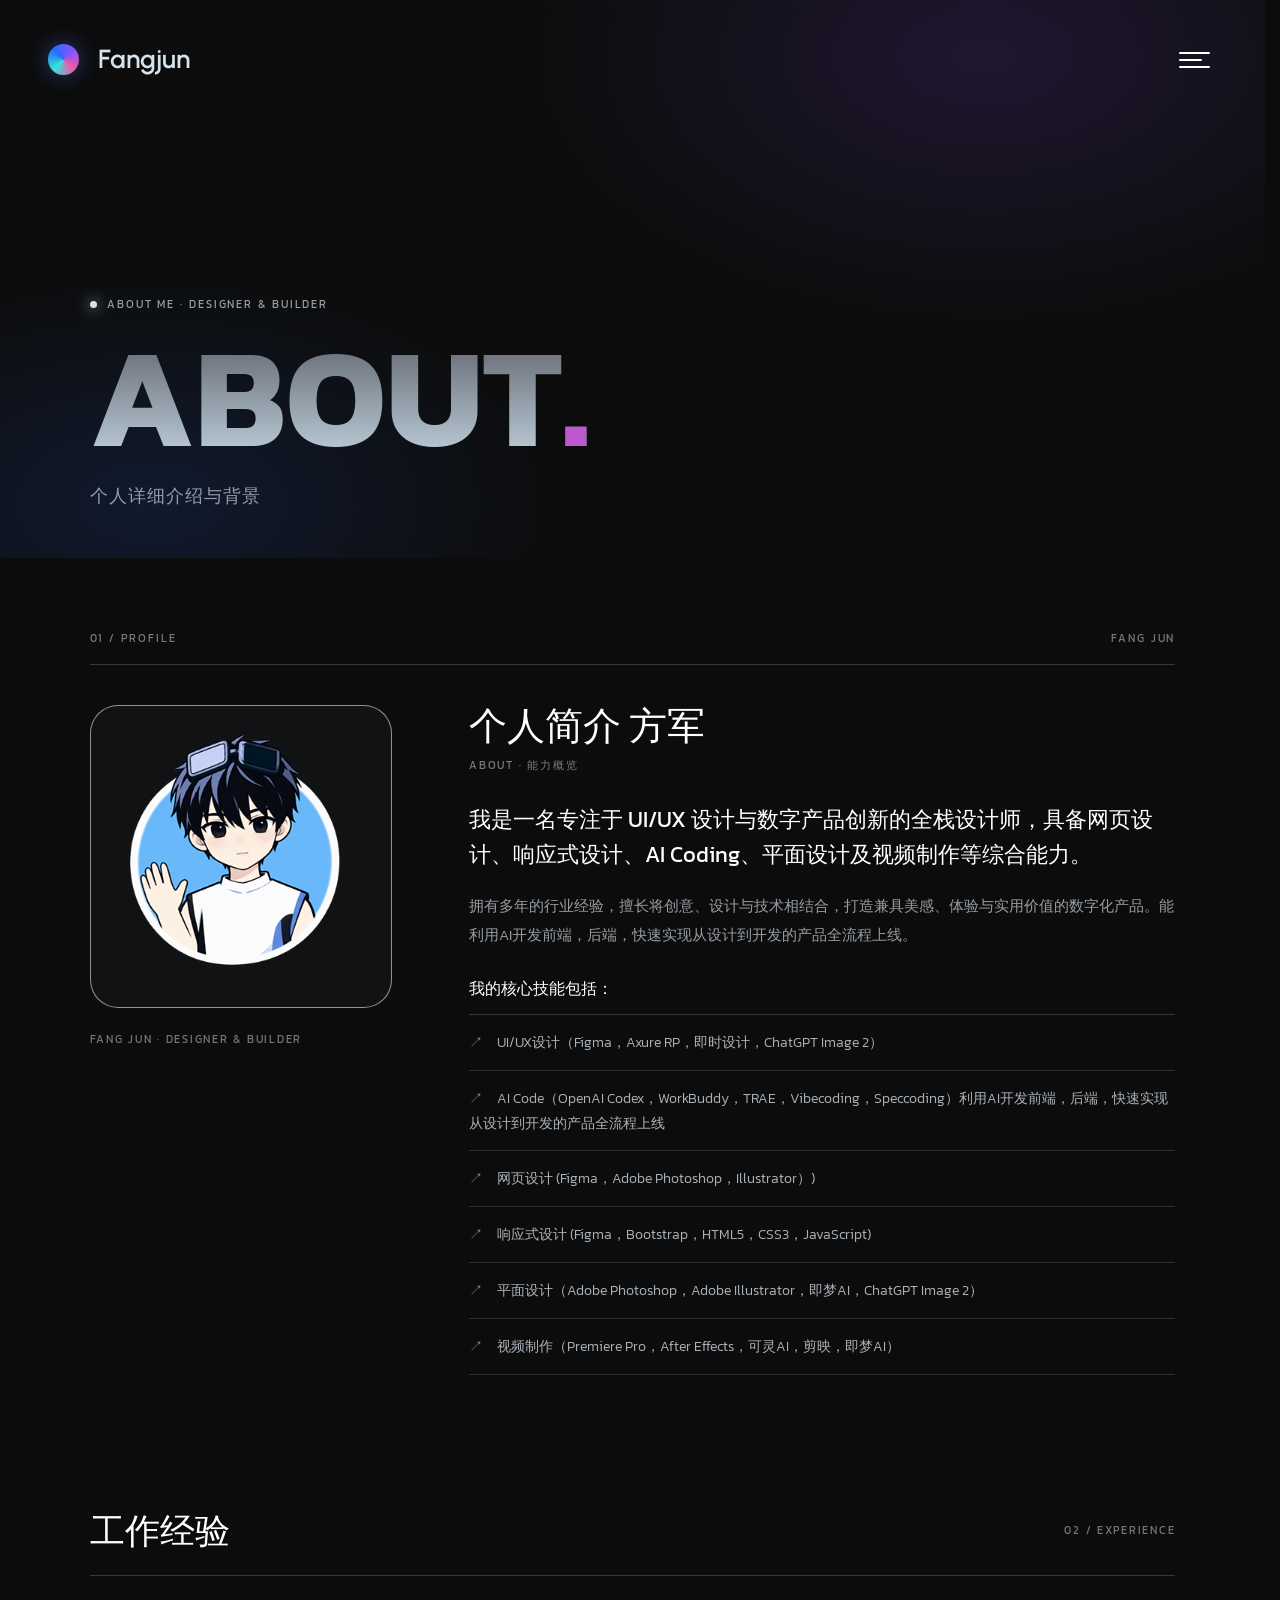
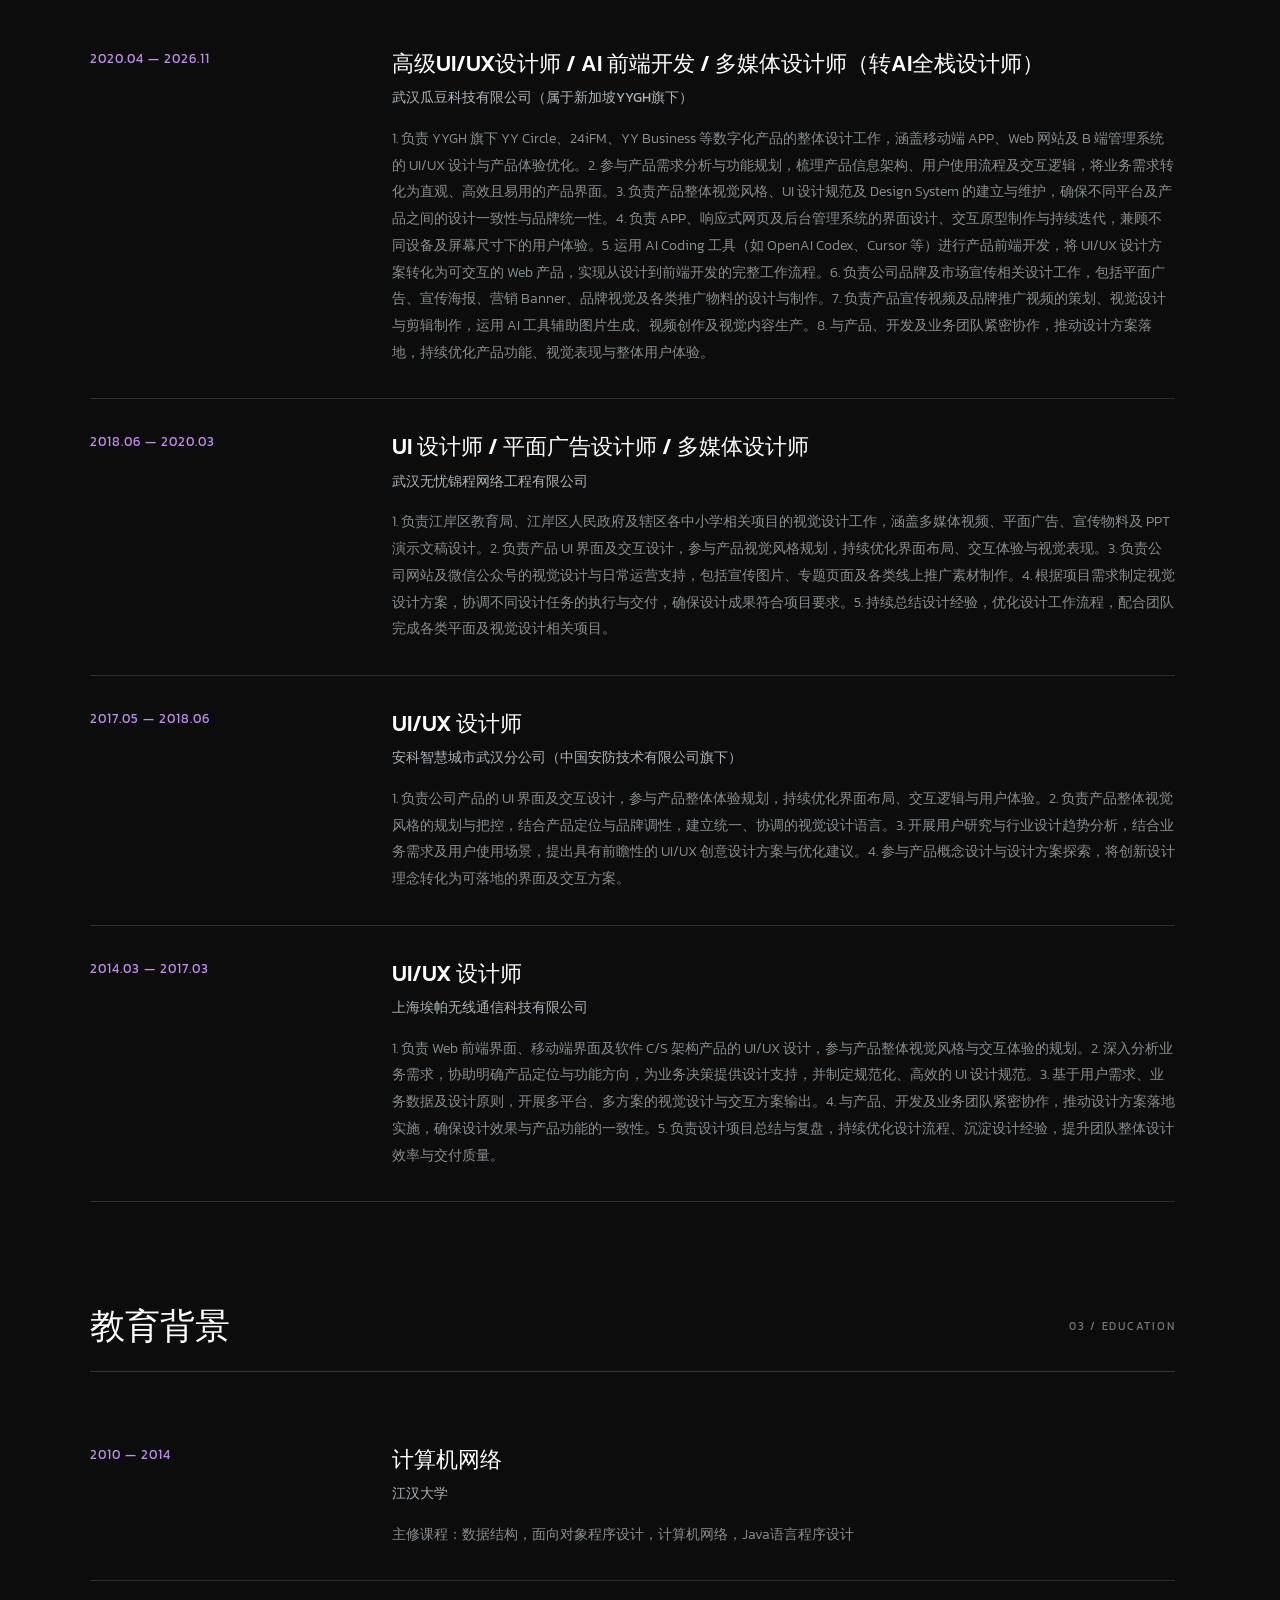
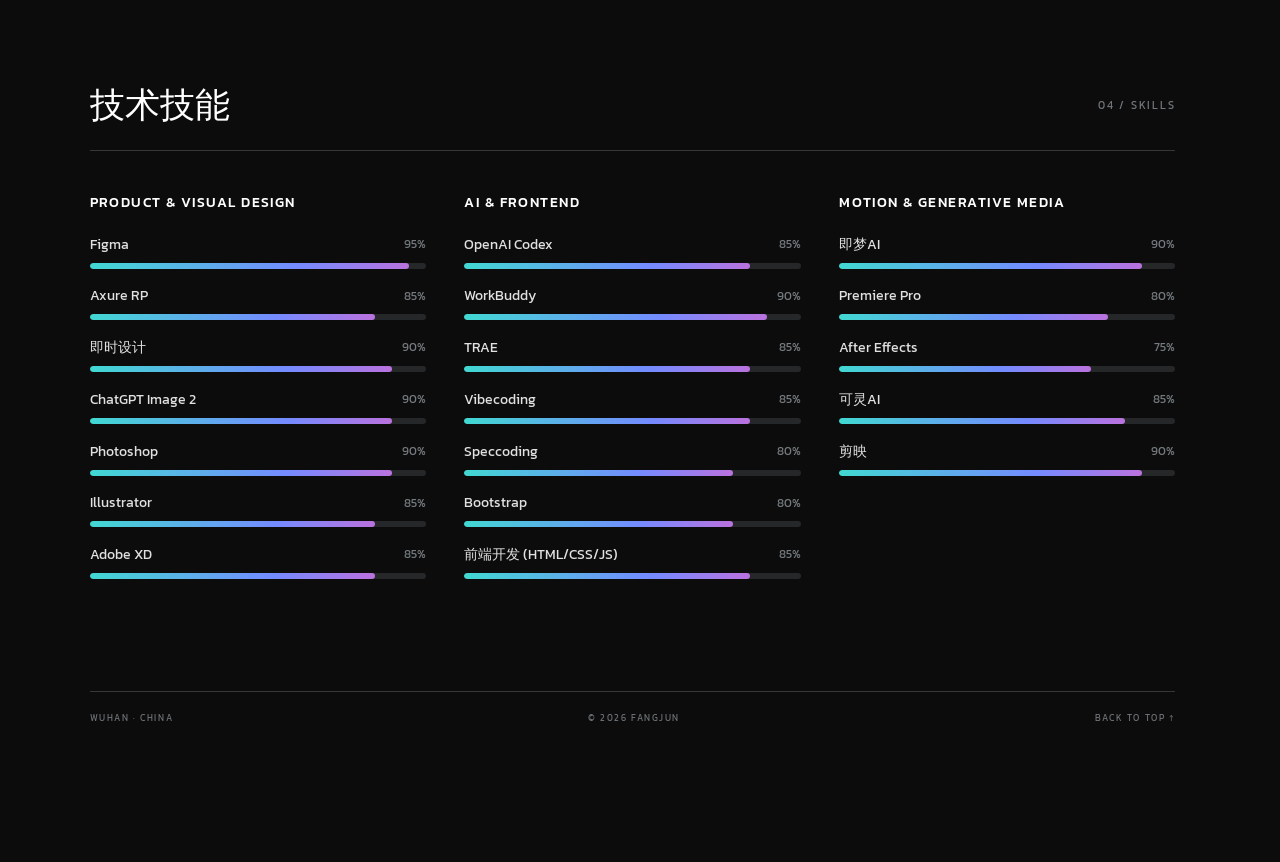
<file: about.html>
<!doctype html>
<html lang="zh-CN">
  <head>
    <meta charset="UTF-8" />
    <link rel="icon" type="image/png" href="assets/img/favicon.png" />
    <meta name="viewport" content="width=device-width, initial-scale=1.0" />
    <meta name="color-scheme" content="dark only" />
    <meta name="supported-color-schemes" content="dark" />
    <meta name="theme-color" content="#08090a" />
    <title>关于 — Fangjun</title>
    <link rel="stylesheet" href="assets/css/base.css" />
    <link rel="stylesheet" href="assets/css/about-profile.css" />
  </head>
  <body class="boot-splash-active">
  <div id="boot-splash" aria-busy="true" aria-live="polite" role="progressbar"
       aria-valuemin="0" aria-valuemax="100" aria-valuenow="0" aria-label="页面加载中">
    <div class="boot-splash-inner">
      <img class="boot-splash-logo" src="assets/img/logo.png" alt="Fangjun" width="200" height="59" />
      <div class="boot-splash-progress">
        <div class="boot-splash-bar" aria-hidden="true"><i></i></div>
        <p id="boot-splash-pct" class="boot-splash-pct">0%</p>
      </div>
    </div>
  </div>
  <main class="about-site">
    <section class="about-hero" id="top">
      <div class="hero-grid" aria-hidden="true"></div>
      <header class="listing-header-bar">
        <a class="listing-brand" href="index.html" aria-label="Fangjun 首页"><span class="brand-mark" aria-hidden="true"></span><span>Fangjun</span></a>
        <button class="cadet-menu-button" type="button" aria-label="打开导航菜单" aria-expanded="false" aria-controls="cadet-menu"><i></i><i></i><i></i></button>
        <nav class="cadet-menu" id="cadet-menu" aria-label="主导航">
          <a href="index.html">首页</a><a href="design.html">作品集</a><a href="about.html">关于</a><a href="index.html#contact">联系</a>
        </nav>
      </header>
      <div class="about-hero-copy">
        <p class="hero-kicker"><span aria-hidden="true"></span>ABOUT ME · DESIGNER & BUILDER</p>
        <h1 class="display-heading">About<span class="hero-period">.</span></h1>
        <p class="hero-subtitle">个人详细介绍与背景</p>
      </div>
    </section>

    <div class="about-body-wrap">
      <section class="profile-section">
        <div class="section-label"><span>01 / PROFILE</span><span>FANG JUN</span></div>
        <div class="profile-layout">
          <figure class="profile-figure">
            <img class="profile-avatar" src="assets/img/avatar.png" alt="方军个人照片">
            <figcaption class="profile-caption">Fang Jun · Designer & Builder</figcaption>
          </figure>
          <div class="profile-info">
            <h2>个人简介 方军</h2>
            <p class="eyebrow">About · 能力概览</p>
            <p class="profile-lead">我是一名专注于 UI/UX 设计与数字产品创新的全栈设计师，具备网页设计、响应式设计、AI Coding、平面设计及视频制作等综合能力。</p>
            <p class="profile-text">拥有多年的行业经验，擅长将创意、设计与技术相结合，打造兼具美感、体验与实用价值的数字化产品。能利用AI开发前端，后端，快速实现从设计到开发的产品全流程上线。</p>
            <p class="profile-text-label">我的核心技能包括：</p>
            <ul class="core-skills">
              <li>UI/UX设计（Figma，Axure RP，即时设计，ChatGPT Image 2）</li>
              <li>AI Code（OpenAI Codex，WorkBuddy，TRAE，Vibecoding，Speccoding）利用AI开发前端，后端，快速实现从设计到开发的产品全流程上线</li>
              <li>网页设计 (Figma，Adobe Photoshop，Illustrator）)</li>
              <li>响应式设计 (Figma，Bootstrap，HTML5，CSS3，JavaScript)</li>
              <li>平面设计（Adobe Photoshop，Adobe Illustrator，即梦AI，ChatGPT Image 2）</li>
              <li>视频制作（Premiere Pro，After Effects，可灵AI，剪映，即梦AI）</li>
            </ul>
          </div>
        </div>
      </section>

      <section class="content-block">
        <div class="block-head"><h2>工作经验</h2><span>02 / EXPERIENCE</span></div>
        <ul class="timeline">
          <li class="timeline-item">
            <div class="timeline-date">2020.04 — 2026.11</div>
            <div class="timeline-content">
              <h3>高级UI/UX设计师 / AI 前端开发 / 多媒体设计师（转AI全栈设计师）</h3>
              <p class="org">武汉瓜豆科技有限公司（属于新加坡YYGH旗下）</p>
              <p class="detail">1. 负责 YYGH 旗下 YY Circle、24iFM、YY Business 等数字化产品的整体设计工作，涵盖移动端 APP、Web 网站及 B 端管理系统的 UI/UX 设计与产品体验优化。2. 参与产品需求分析与功能规划，梳理产品信息架构、用户使用流程及交互逻辑，将业务需求转化为直观、高效且易用的产品界面。3. 负责产品整体视觉风格、UI 设计规范及 Design System 的建立与维护，确保不同平台及产品之间的设计一致性与品牌统一性。4. 负责 APP、响应式网页及后台管理系统的界面设计、交互原型制作与持续迭代，兼顾不同设备及屏幕尺寸下的用户体验。5. 运用 AI Coding 工具（如 OpenAI Codex、Cursor 等）进行产品前端开发，将 UI/UX 设计方案转化为可交互的 Web 产品，实现从设计到前端开发的完整工作流程。6. 负责公司品牌及市场宣传相关设计工作，包括平面广告、宣传海报、营销 Banner、品牌视觉及各类推广物料的设计与制作。7. 负责产品宣传视频及品牌推广视频的策划、视觉设计与剪辑制作，运用 AI 工具辅助图片生成、视频创作及视觉内容生产。8. 与产品、开发及业务团队紧密协作，推动设计方案落地，持续优化产品功能、视觉表现与整体用户体验。</p>
            </div>
          </li>
          <li class="timeline-item">
            <div class="timeline-date">2018.06 — 2020.03</div>
            <div class="timeline-content">
              <h3>UI 设计师 / 平面广告设计师 / 多媒体设计师</h3>
              <p class="org">武汉无忧锦程网络工程有限公司</p>
              <p class="detail">1. 负责江岸区教育局、江岸区人民政府及辖区各中小学相关项目的视觉设计工作，涵盖多媒体视频、平面广告、宣传物料及 PPT 演示文稿设计。2. 负责产品 UI 界面及交互设计，参与产品视觉风格规划，持续优化界面布局、交互体验与视觉表现。3. 负责公司网站及微信公众号的视觉设计与日常运营支持，包括宣传图片、专题页面及各类线上推广素材制作。4. 根据项目需求制定视觉设计方案，协调不同设计任务的执行与交付，确保设计成果符合项目要求。5. 持续总结设计经验，优化设计工作流程，配合团队完成各类平面及视觉设计相关项目。</p>
            </div>
          </li>
          <li class="timeline-item">
            <div class="timeline-date">2017.05 — 2018.06</div>
            <div class="timeline-content">
              <h3>UI/UX 设计师</h3>
              <p class="org">安科智慧城市武汉分公司（中国安防技术有限公司旗下）</p>
              <p class="detail">1. 负责公司产品的 UI 界面及交互设计，参与产品整体体验规划，持续优化界面布局、交互逻辑与用户体验。2. 负责产品整体视觉风格的规划与把控，结合产品定位与品牌调性，建立统一、协调的视觉设计语言。3. 开展用户研究与行业设计趋势分析，结合业务需求及用户使用场景，提出具有前瞻性的 UI/UX 创意设计方案与优化建议。4. 参与产品概念设计与设计方案探索，将创新设计理念转化为可落地的界面及交互方案。</p>
            </div>
          </li>
          <li class="timeline-item">
            <div class="timeline-date">2014.03 — 2017.03</div>
            <div class="timeline-content">
              <h3>UI/UX 设计师</h3>
              <p class="org">上海埃帕无线通信科技有限公司</p>
              <p class="detail">1. 负责 Web 前端界面、移动端界面及软件 C/S 架构产品的 UI/UX 设计，参与产品整体视觉风格与交互体验的规划。2. 深入分析业务需求，协助明确产品定位与功能方向，为业务决策提供设计支持，并制定规范化、高效的 UI 设计规范。3. 基于用户需求、业务数据及设计原则，开展多平台、多方案的视觉设计与交互方案输出。4. 与产品、开发及业务团队紧密协作，推动设计方案落地实施，确保设计效果与产品功能的一致性。5. 负责设计项目总结与复盘，持续优化设计流程、沉淀设计经验，提升团队整体设计效率与交付质量。</p>
            </div>
          </li>
        </ul>
      </section>

      <section class="content-block">
        <div class="block-head"><h2>教育背景</h2><span>03 / EDUCATION</span></div>
        <ul class="timeline">
          <li class="timeline-item">
            <div class="timeline-date">2010 — 2014</div>
            <div class="timeline-content">
              <h3>计算机网络</h3>
              <p class="org">江汉大学</p>
              <p class="detail">主修课程：数据结构，面向对象程序设计，计算机网络，Java语言程序设计</p>
            </div>
          </li>
        </ul>
      </section>

      <section class="content-block">
        <div class="block-head"><h2>技术技能</h2><span>04 / SKILLS</span></div>
        <div class="skills-grid">
          <div class="skill-category">
            <h3>PRODUCT & VISUAL DESIGN</h3>
            <div class="skill-bar"><div class="skill-name"><span>Figma</span><span class="skill-percentage">95%</span></div><div class="skill-progress"><div class="progress-fill" style="width:95%"></div></div></div>
            <div class="skill-bar"><div class="skill-name"><span>Axure RP</span><span class="skill-percentage">85%</span></div><div class="skill-progress"><div class="progress-fill" style="width:85%"></div></div></div>
            <div class="skill-bar"><div class="skill-name"><span>即时设计</span><span class="skill-percentage">90%</span></div><div class="skill-progress"><div class="progress-fill" style="width:90%"></div></div></div>
            <div class="skill-bar"><div class="skill-name"><span>ChatGPT Image 2</span><span class="skill-percentage">90%</span></div><div class="skill-progress"><div class="progress-fill" style="width:90%"></div></div></div>
            <div class="skill-bar"><div class="skill-name"><span>Photoshop</span><span class="skill-percentage">90%</span></div><div class="skill-progress"><div class="progress-fill" style="width:90%"></div></div></div>
            <div class="skill-bar"><div class="skill-name"><span>Illustrator</span><span class="skill-percentage">85%</span></div><div class="skill-progress"><div class="progress-fill" style="width:85%"></div></div></div>
            <div class="skill-bar"><div class="skill-name"><span>Adobe XD</span><span class="skill-percentage">85%</span></div><div class="skill-progress"><div class="progress-fill" style="width:85%"></div></div></div>
          </div>
          <div class="skill-category">
            <h3>AI & FRONTEND</h3>
            <div class="skill-bar"><div class="skill-name"><span>OpenAI Codex</span><span class="skill-percentage">85%</span></div><div class="skill-progress"><div class="progress-fill" style="width:85%"></div></div></div>
            <div class="skill-bar"><div class="skill-name"><span>WorkBuddy</span><span class="skill-percentage">90%</span></div><div class="skill-progress"><div class="progress-fill" style="width:90%"></div></div></div>
            <div class="skill-bar"><div class="skill-name"><span>TRAE</span><span class="skill-percentage">85%</span></div><div class="skill-progress"><div class="progress-fill" style="width:85%"></div></div></div>
            <div class="skill-bar"><div class="skill-name"><span>Vibecoding</span><span class="skill-percentage">85%</span></div><div class="skill-progress"><div class="progress-fill" style="width:85%"></div></div></div>
            <div class="skill-bar"><div class="skill-name"><span>Speccoding</span><span class="skill-percentage">80%</span></div><div class="skill-progress"><div class="progress-fill" style="width:80%"></div></div></div>
            <div class="skill-bar"><div class="skill-name"><span>Bootstrap</span><span class="skill-percentage">80%</span></div><div class="skill-progress"><div class="progress-fill" style="width:80%"></div></div></div>
            <div class="skill-bar"><div class="skill-name"><span>前端开发 (HTML/CSS/JS)</span><span class="skill-percentage">85%</span></div><div class="skill-progress"><div class="progress-fill" style="width:85%"></div></div></div>
          </div>
          <div class="skill-category">
            <h3>MOTION & GENERATIVE MEDIA</h3>
            <div class="skill-bar"><div class="skill-name"><span>即梦AI</span><span class="skill-percentage">90%</span></div><div class="skill-progress"><div class="progress-fill" style="width:90%"></div></div></div>
            <div class="skill-bar"><div class="skill-name"><span>Premiere Pro</span><span class="skill-percentage">80%</span></div><div class="skill-progress"><div class="progress-fill" style="width:80%"></div></div></div>
            <div class="skill-bar"><div class="skill-name"><span>After Effects</span><span class="skill-percentage">75%</span></div><div class="skill-progress"><div class="progress-fill" style="width:75%"></div></div></div>
            <div class="skill-bar"><div class="skill-name"><span>可灵AI</span><span class="skill-percentage">85%</span></div><div class="skill-progress"><div class="progress-fill" style="width:85%"></div></div></div>
            <div class="skill-bar"><div class="skill-name"><span>剪映</span><span class="skill-percentage">90%</span></div><div class="skill-progress"><div class="progress-fill" style="width:90%"></div></div></div>
          </div>
        </div>
      </section>

      <footer class="about-footer">
        <span>WUHAN · CHINA</span>
        <span>© 2026 FANGJUN</span>
        <a href="#top">BACK TO TOP ↑</a>
      </footer>
    </div>
  </main>
  <script src="assets/js/site.js"></script>
  <script>
    (function () {
      var btn = document.querySelector('.cadet-menu-button');
      var menu = document.getElementById('cadet-menu');
      if (!btn || !menu) return;
      btn.addEventListener('click', function () {
        var isOpen = btn.getAttribute('aria-expanded') !== 'true';
        btn.setAttribute('aria-expanded', String(isOpen));
        btn.setAttribute('aria-label', isOpen ? '关闭导航菜单' : '打开导航菜单');
        menu.classList.toggle('is-open', isOpen);
      });
      menu.addEventListener('click', function (e) {
        if (!e.target.closest('a')) return;
        btn.setAttribute('aria-expanded', 'false');
        btn.setAttribute('aria-label', '打开导航菜单');
        menu.classList.remove('is-open');
      });
    })();
  </script>
  </body>
</html>
</file>
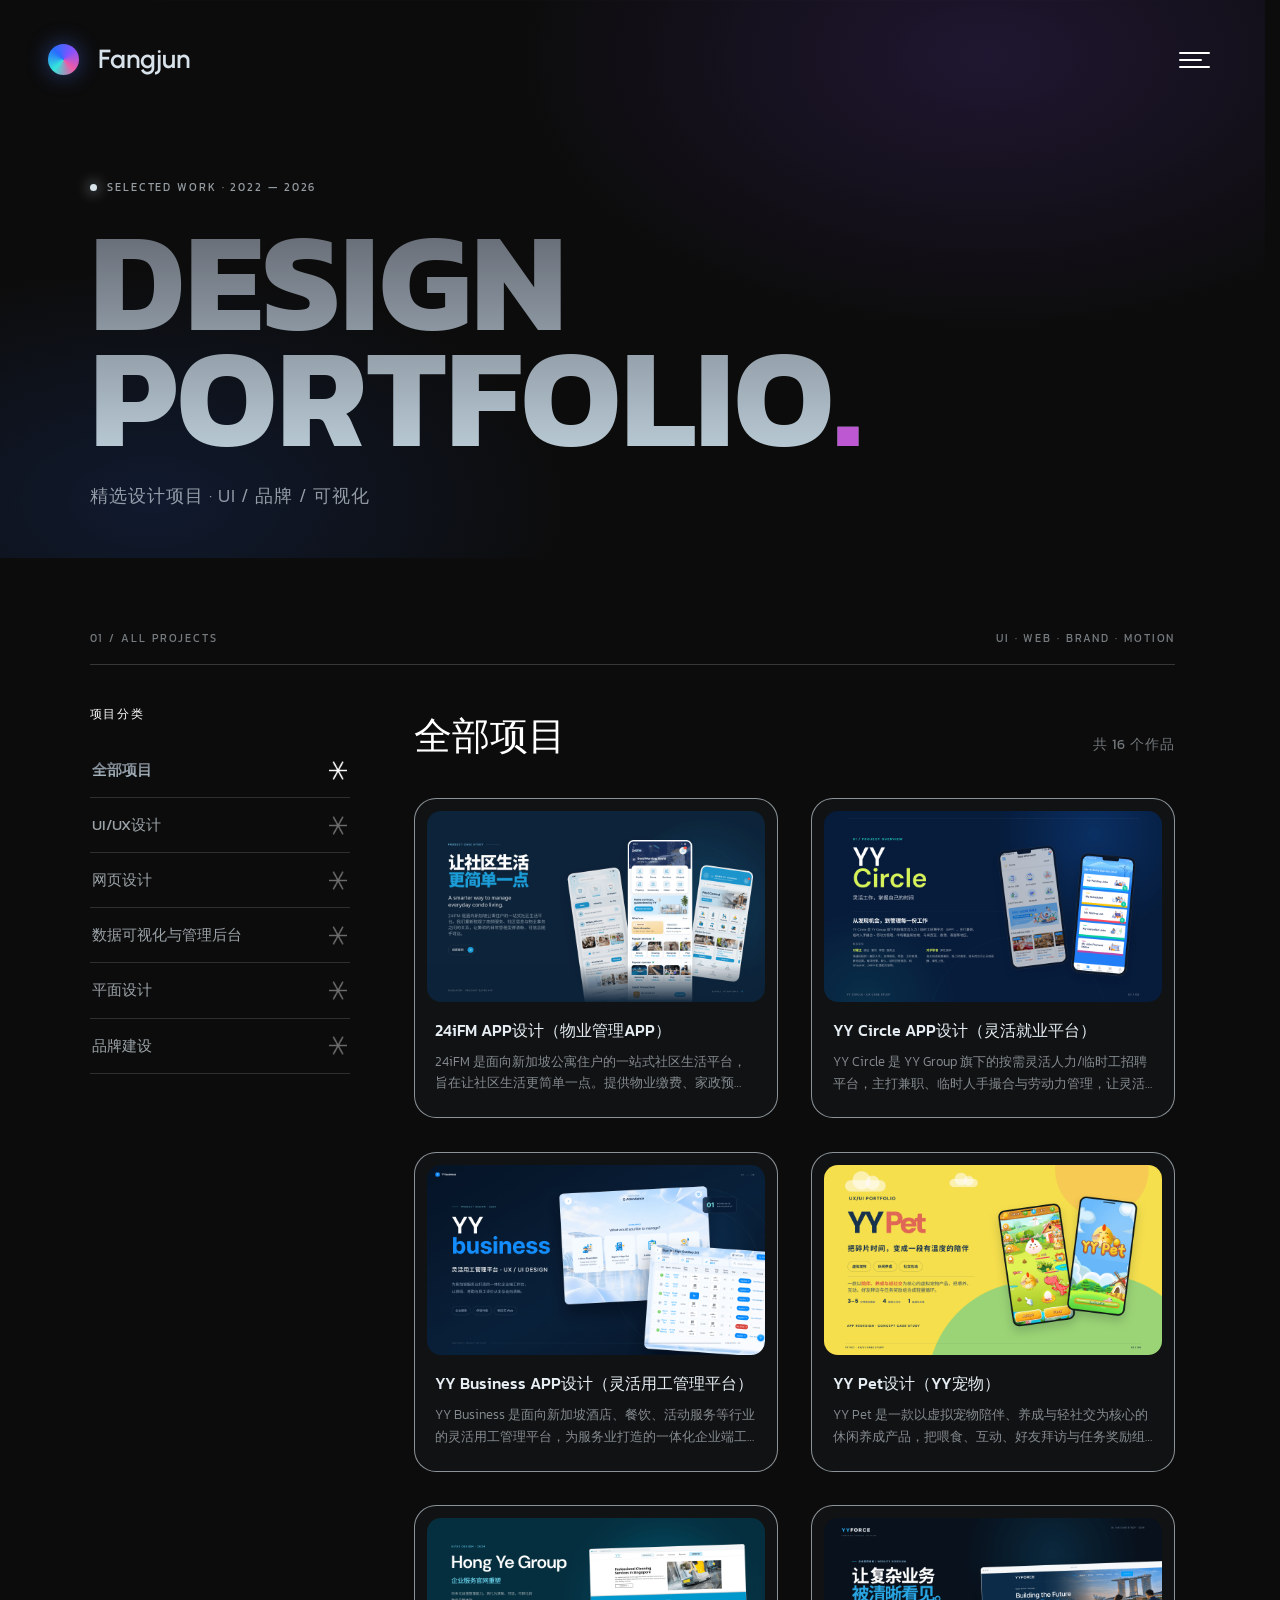
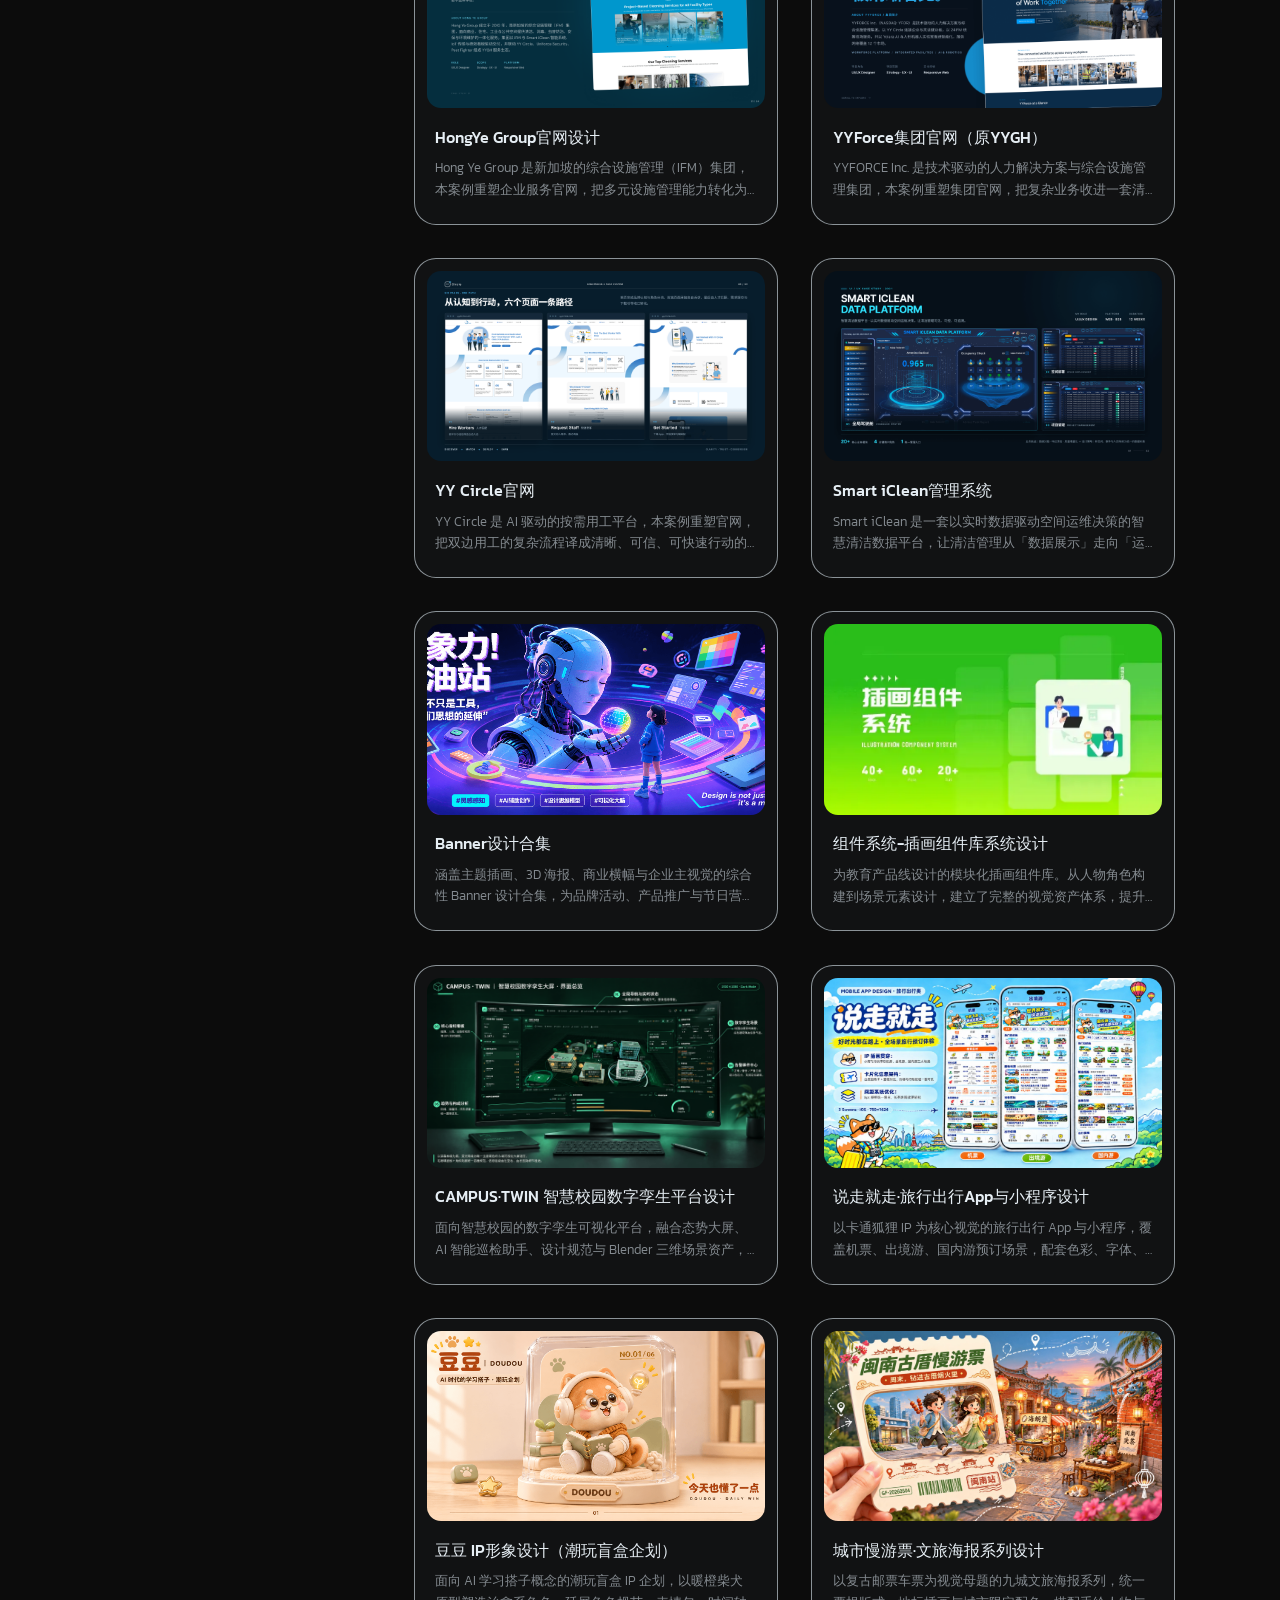
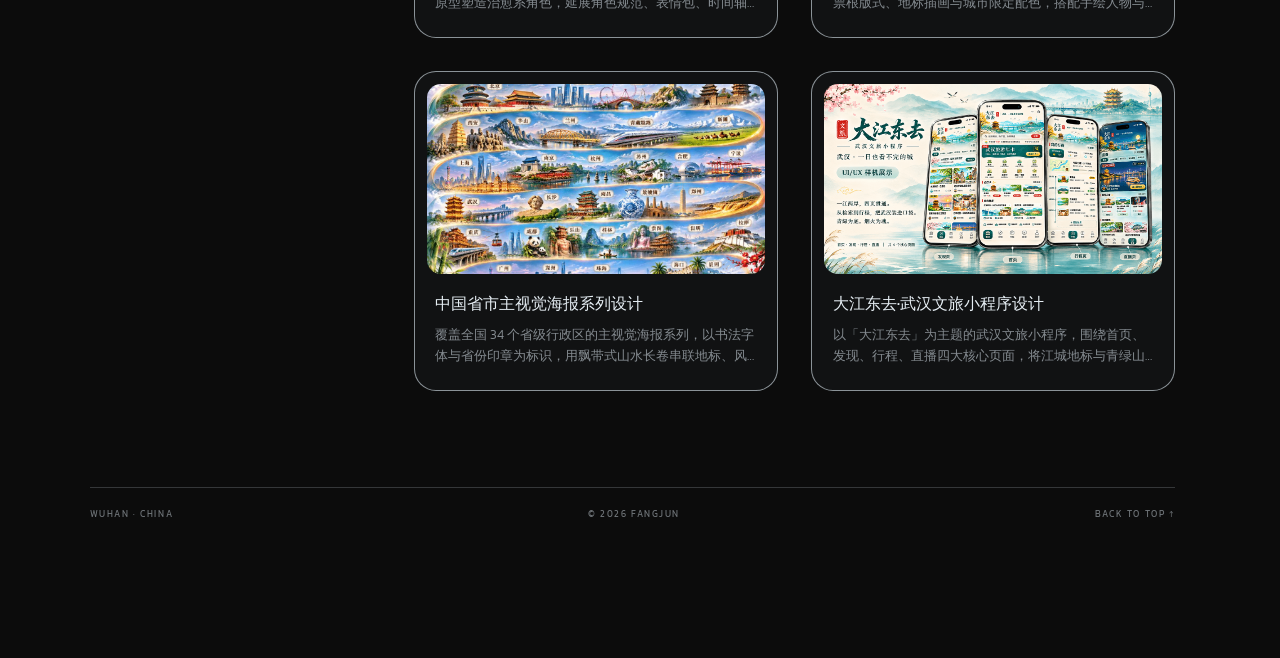
<file: design.html>
<!doctype html>
<html lang="zh-CN">
  <head>
    <meta charset="UTF-8" />
    <link rel="icon" type="image/png" href="assets/img/favicon.png" />
    <meta name="viewport" content="width=device-width, initial-scale=1.0" />
    <meta name="color-scheme" content="dark only" />
    <meta name="supported-color-schemes" content="dark" />
    <meta name="theme-color" content="#08090a" />
    <title>作品集 — Fangjun</title>
    <link rel="stylesheet" href="assets/css/base.css" />
    <link rel="stylesheet" href="assets/css/modal.css" />
    <link rel="stylesheet" href="assets/css/portfolio.css" />
  </head>
  <body class="boot-splash-active">
  <div id="boot-splash" aria-busy="true" aria-live="polite" role="progressbar"
       aria-valuemin="0" aria-valuemax="100" aria-valuenow="0" aria-label="页面加载中">
    <div class="boot-splash-inner">
      <img class="boot-splash-logo" src="assets/img/logo.png" alt="Fangjun" width="200" height="59" />
      <div class="boot-splash-progress">
        <div class="boot-splash-bar" aria-hidden="true"><i></i></div>
        <p id="boot-splash-pct" class="boot-splash-pct">0%</p>
      </div>
    </div>
  </div>
  <main class="listing-site">
    <section class="listing-hero" id="top">
      <div class="hero-grid" aria-hidden="true"></div>
      <header class="listing-header-bar">
        <a class="listing-brand" href="index.html" aria-label="Fangjun 首页"><span class="brand-mark" aria-hidden="true"></span><span>Fangjun</span></a>
        <button class="cadet-menu-button" type="button" aria-label="打开导航菜单" aria-expanded="false" aria-controls="cadet-menu"><i></i><i></i><i></i></button>
        <nav class="cadet-menu" id="cadet-menu" aria-label="主导航">
          <a href="index.html">首页</a><a href="design.html">作品集</a><a href="about.html">关于</a><a href="index.html#contact">联系</a>
        </nav>
      </header>
      <div class="listing-hero-copy">
        <p class="hero-kicker"><span aria-hidden="true"></span>SELECTED WORK · 2022 — 2026</p>
        <h1 class="display-heading">Design<br><span>Portfolio<span class="hero-period">.</span></span></h1>
        <p class="hero-subtitle">精选设计项目 · UI / 品牌 / 可视化</p>
      </div>
    </section>

    <section class="portfolio-body" id="works">
      <div class="section-label"><span>01 / ALL PROJECTS</span><span>UI · WEB · BRAND · MOTION</span></div>
      <div class="portfolio-layout">
        <aside class="listing-sidebar">
          <h2 class="sidebar-title">项目分类</h2>
          <nav class="category-nav" aria-label="项目分类">
            <button type="button" class="category-item active" data-category="">
              <span class="category-name">全部项目</span>
              <img class="category-mark" src="assets/img/star.png" alt="" aria-hidden="true">
            </button>
            <button type="button" class="category-item" data-category="ui">
              <span class="category-name">UI/UX设计</span>
              <img class="category-mark" src="assets/img/star.png" alt="" aria-hidden="true">
            </button>
            <button type="button" class="category-item" data-category="web">
              <span class="category-name">网页设计</span>
              <img class="category-mark" src="assets/img/star.png" alt="" aria-hidden="true">
            </button>
            <button type="button" class="category-item" data-category="admin-viz">
              <span class="category-name">数据可视化与管理后台</span>
              <img class="category-mark" src="assets/img/star.png" alt="" aria-hidden="true">
            </button>
            <button type="button" class="category-item" data-category="graphic">
              <span class="category-name">平面设计</span>
              <img class="category-mark" src="assets/img/star.png" alt="" aria-hidden="true">
            </button>
            <button type="button" class="category-item" data-category="11">
              <span class="category-name">品牌建设</span>
              <img class="category-mark" src="assets/img/star.png" alt="" aria-hidden="true">
            </button>
          </nav>
        </aside>

        <div class="listing-main">
          <header class="listing-header">
            <h1>全部项目</h1>
            <p class="listing-count">共 16 个作品</p>
          </header>
          <section class="works-grid">
            <article class="work-item" data-category="ui">
              <div class="work-item-body">
                <div class="work-cover"><img src="assets/works/24ifm-cover.png" alt="24iFM APP设计（物业管理APP）" loading="lazy"></div>
                <div class="work-meta">
                  <h3 class="work-name">24iFM APP设计（物业管理APP）</h3>
                  <p class="work-description">24iFM 是面向新加坡公寓住户的一站式社区生活平台，旨在让社区生活更简单一点。提供物业缴费、家政预约、社区公告与邻里互动等一站式服务。</p>
                </div>
              </div>
            </article>
            <article class="work-item" data-category="ui">
              <div class="work-item-body">
                <div class="work-cover"><img src="assets/works/yycircle-cover.png" alt="YY Circle APP设计（灵活就业平台）" loading="lazy"></div>
                <div class="work-meta">
                  <h3 class="work-name">YY Circle APP设计（灵活就业平台）</h3>
                  <p class="work-description">YY Circle 是 YY Group 旗下的按需灵活人力/临时工招聘平台，主打兼职、临时人手撮合与劳动力管理，让灵活就业者从发现机会到管理每一份工作都更轻松。</p>
                </div>
              </div>
            </article>
            <article class="work-item" data-category="ui">
              <div class="work-item-body">
                <div class="work-cover"><img src="assets/works/yybusiness-cover.png" alt="YY Business APP设计（灵活用工管理平台）" loading="lazy"></div>
                <div class="work-meta">
                  <h3 class="work-name">YY Business APP设计（灵活用工管理平台）</h3>
                  <p class="work-description">YY Business 是面向新加坡酒店、餐饮、活动服务等行业的灵活用工管理平台，为服务业打造的一体化企业端工作台，让排班、考勤与员工评价从复杂走向清晰。</p>
                </div>
              </div>
            </article>
            <article class="work-item" data-category="ui">
              <div class="work-item-body">
                <div class="work-cover"><img src="assets/works/yypet-cover.png" alt="YY Pet设计（YY宠物）" loading="lazy"></div>
                <div class="work-meta">
                  <h3 class="work-name">YY Pet设计（YY宠物）</h3>
                  <p class="work-description">YY Pet 是一款以虚拟宠物陪伴、养成与轻社交为核心的休闲养成产品，把喂食、互动、好友拜访与任务奖励组合成轻盈的日常循环。</p>
                </div>
              </div>
            </article>
            <article class="work-item" data-category="web">
              <div class="work-item-body">
                <div class="work-cover"><img src="assets/works/hongye-cover.png" alt="HongYe Group官网设计" loading="lazy"></div>
                <div class="work-meta">
                  <h3 class="work-name">HongYe Group官网设计</h3>
                  <p class="work-description">Hong Ye Group 是新加坡的综合设施管理（IFM）集团，本案例重塑企业服务官网，把多元设施管理能力转化为清晰、可信、可转化的数字品牌体验。</p>
                </div>
              </div>
            </article>
            <article class="work-item" data-category="web">
              <div class="work-item-body">
                <div class="work-cover"><img src="assets/works/yyforce-cover.png" alt="YYForce集团官网（原YYGH）" loading="lazy"></div>
                <div class="work-meta">
                  <h3 class="work-name">YYForce集团官网（原YYGH）</h3>
                  <p class="work-description">YYFORCE Inc. 是技术驱动的人力解决方案与综合设施管理集团，本案例重塑集团官网，把复杂业务收进一套清晰、统一的界面语言。</p>
                </div>
              </div>
            </article>
            <article class="work-item" data-category="web">
              <div class="work-item-body">
                <div class="work-cover"><img src="assets/works/yycircleweb-cover.png" alt="YY Circle官网" loading="lazy"></div>
                <div class="work-meta">
                  <h3 class="work-name">YY Circle官网</h3>
                  <p class="work-description">YY Circle 是 AI 驱动的按需用工平台，本案例重塑官网，把双边用工的复杂流程译成清晰、可信、可快速行动的数字体验。</p>
                </div>
              </div>
            </article>
            <article class="work-item" data-category="admin-viz">
              <div class="work-item-body">
                <div class="work-cover"><img src="assets/works/smarticlean-cover.png" alt="Smart iClean管理系统" loading="lazy"></div>
                <div class="work-meta">
                  <h3 class="work-name">Smart iClean管理系统</h3>
                  <p class="work-description">Smart iClean 是一套以实时数据驱动空间运维决策的智慧清洁数据平台，让清洁管理从「数据展示」走向「运营决策」。</p>
                </div>
              </div>
            </article>
            <article class="work-item" data-category="graphic">
              <div class="work-item-body">
                <div class="work-cover"><img src="assets/works/banner-cover.png" alt="Banner设计合集" loading="lazy"></div>
                <div class="work-meta">
                  <h3 class="work-name">Banner设计合集</h3>
                  <p class="work-description">涵盖主题插画、3D 海报、商业横幅与企业主视觉的综合性 Banner 设计合集，为品牌活动、产品推广与节日营销等场景提供创意视觉方案。</p>
                </div>
              </div>
            </article>
            <article class="work-item" data-category="11">
              <div class="work-item-body">
                <div class="work-cover"><img src="assets/works/16.webp" alt="组件系统-插画组件库系统设计" loading="lazy"></div>
                <div class="work-meta">
                  <h3 class="work-name">组件系统-插画组件库系统设计</h3>
                  <p class="work-description">为教育产品线设计的模块化插画组件库。从人物角色构建到场景元素设计，建立了完整的视觉资产体系，提升了运营设计的效率与品牌一致性。</p>
                </div>
              </div>
            </article>
            <article class="work-item" data-category="admin-viz">
              <div class="work-item-body">
                <div class="work-cover"><img src="assets/works/campus-cover.png" alt="CAMPUS·TWIN 智慧校园数字孪生平台设计" loading="lazy"></div>
                <div class="work-meta">
                  <h3 class="work-name">CAMPUS·TWIN 智慧校园数字孪生平台设计</h3>
                  <p class="work-description">面向智慧校园的数字孪生可视化平台，融合态势大屏、AI 智能巡检助手、设计规范与 Blender 三维场景资产，构建从数据感知到空间交互的一体化体验。</p>
                </div>
              </div>
            </article>
            <article class="work-item" data-category="ui">
              <div class="work-item-body">
                <div class="work-cover"><img src="assets/works/travel-cover.jpg" alt="说走就走·旅行出行App与小程序设计" loading="lazy"></div>
                <div class="work-meta">
                  <h3 class="work-name">说走就走·旅行出行App与小程序设计</h3>
                  <p class="work-description">以卡通狐狸 IP 为核心视觉的旅行出行 App 与小程序，覆盖机票、出境游、国内游预订场景，配套色彩、字体、图标、组件与栅格等完整设计规范。</p>
                </div>
              </div>
            </article>
            <article class="work-item" data-category="11">
              <div class="work-item-body">
                <div class="work-cover"><img src="assets/works/doudou-cover.png" alt="豆豆 IP形象设计（潮玩盲盒企划）" loading="lazy"></div>
                <div class="work-meta">
                  <h3 class="work-name">豆豆 IP形象设计（潮玩盲盒企划）</h3>
                  <p class="work-description">面向 AI 学习搭子概念的潮玩盲盒 IP 企划，以暖橙柴犬原型塑造治愈系角色，延展角色规范、表情包、时间轴长卷、功能说明页与社媒 Banner 的完整品牌视觉体系。</p>
                </div>
              </div>
            </article>
            <article class="work-item" data-category="graphic">
              <div class="work-item-body">
                <div class="work-cover"><img src="assets/works/slowtravel-cover.jpg" alt="城市慢游票·文旅海报系列设计" loading="lazy"></div>
                <div class="work-meta">
                  <h3 class="work-name">城市慢游票·文旅海报系列设计</h3>
                  <p class="work-description">以复古邮票车票为视觉母题的九城文旅海报系列，统一票根版式、地标插画与城市限定配色，搭配手绘人物与实景合成，形成可延展的城市营销视觉模板。</p>
                </div>
              </div>
            </article>
            <article class="work-item" data-category="graphic">
              <div class="work-item-body">
                <div class="work-cover"><img src="assets/works/china-cities-cover.jpg" alt="中国省市主视觉海报系列设计" loading="lazy"></div>
                <div class="work-meta">
                  <h3 class="work-name">中国省市主视觉海报系列设计</h3>
                  <p class="work-description">覆盖全国 34 个省级行政区的主视觉海报系列，以书法字体与省份印章为标识，用飘带式山水长卷串联地标、风光、产业与风物，凝练出统一的城市文旅视觉语言。</p>
                </div>
              </div>
            </article>
            <article class="work-item" data-category="ui">
              <div class="work-item-body">
                <div class="work-cover"><img src="assets/works/wuhan-travel-cover.png" alt="大江东去·武汉文旅小程序设计" loading="lazy"></div>
                <div class="work-meta">
                  <h3 class="work-name">大江东去·武汉文旅小程序设计</h3>
                  <p class="work-description">以「大江东去」为主题的武汉文旅小程序，围绕首页、发现、行程、直播四大核心页面，将江城地标与青绿山水插画相融合，并配套色彩、字体、栅格与组件等完整设计规范。</p>
                </div>
              </div>
            </article>
          </section>
        </div>
      </div>

      <footer class="listing-footer">
        <span>WUHAN · CHINA</span>
        <span>© 2026 FANGJUN</span>
        <a href="#top">BACK TO TOP ↑</a>
      </footer>
    </section>
  </main>
  <script src="assets/vendor/lottie.min.js"></script>
  <script src="assets/js/works-data.js"></script>
  <script src="assets/js/site.js"></script>
  <script>
    (function () {
      var btn = document.querySelector('.cadet-menu-button');
      var menu = document.getElementById('cadet-menu');
      if (!btn || !menu) return;
      btn.addEventListener('click', function () {
        var isOpen = btn.getAttribute('aria-expanded') !== 'true';
        btn.setAttribute('aria-expanded', String(isOpen));
        btn.setAttribute('aria-label', isOpen ? '关闭导航菜单' : '打开导航菜单');
        menu.classList.toggle('is-open', isOpen);
      });
      menu.addEventListener('click', function (e) {
        if (!e.target.closest('a')) return;
        btn.setAttribute('aria-expanded', 'false');
        btn.setAttribute('aria-label', '打开导航菜单');
        menu.classList.remove('is-open');
      });
    })();
  </script>
  </body>
</html>
</file>
<file: assets/css/base.css>
/* ============================================================
   Blue's Portfolio — base.css
   设计变量 / 重置 / 导航栏 / 启动动画 / 通用按钮
   ============================================================ */

:root {
  color-scheme: only dark;
  --color-brand-primary: #2874ff;
  --color-white: #ffffff;
  --color-bg-dark: #08090a;
  --color-brand-primary-100: #2874ff;
  --color-brand-primary-60: rgba(40, 116, 255, .6);
  --color-brand-primary-30: rgba(40, 116, 255, .3);
  --color-brand-primary-10: rgba(40, 116, 255, .1);
  --color-brand-primary-5: rgba(40, 116, 255, .05);
  --color-white-100: #ffffff;
  --color-white-60: rgba(255, 255, 255, .6);
  --color-white-30: rgba(255, 255, 255, .3);
  --color-white-10: rgba(255, 255, 255, .1);
  --color-white-5: rgba(255, 255, 255, .05);
  --color-bg-dark-100: #08090a;
  --color-bg-dark-60: rgba(8, 9, 10, .6);
  --color-bg-dark-30: rgba(8, 9, 10, .3);
  --color-bg-dark-10: rgba(8, 9, 10, .1);
  --color-bg-dark-5: rgba(8, 9, 10, .05);
  --brand-primary: var(--color-brand-primary);
  --page-bg: var(--color-bg-dark);

  --bp-mobile-max: 767px;
  --bp-ipad-portrait-max: 1024px;
  --bp-ipad-landscape-max: 1366px;
  --bp-desktop-min: 1367px;
  --layout-max-width: 70vw;
  --layout-padding-x: clamp(1rem, 2vw, 1.5rem);
  --section-padding-y: clamp(16rem, 10vh, 32rem);
  --section-gap-lg: clamp(10rem, 10vh, 24rem);
  --section-gap-md: clamp(15rem, 5vh, 20rem);
}

@media (min-width:768px) and (max-width:1366px) {
  :root {
    --layout-max-width: min(88vw, 52rem);
    --layout-padding-x: clamp(1.5rem, 3.5vw, 2.25rem);
    --layout-content-inset-x: calc((100vw - min(88vw, 52rem)) / 2 + var(--layout-padding-x));
    --section-padding-y: clamp(10rem, 8vh, 16rem);
    --section-gap-lg: clamp(5rem, 6vh, 10rem);
    --section-gap-md: clamp(8rem, 6vh, 12rem);
    --navbar-height: calc(2.2rem + clamp(32px, 3.8vw, 46px));
  }
}
@media (max-width:767px) {
  :root {
    --layout-max-width: 100%;
    --layout-padding-x: clamp(1.25rem, 5.33vw, 40px);
    --section-padding-y: clamp(8rem, 12vh, 12rem);
    --section-gap-lg: clamp(3rem, 5vh, 5rem);
    --section-gap-md: clamp(5rem, 8vh, 8rem);
    --navbar-height: 4.8rem;
  }
}

* { margin: 0; padding: 0; box-sizing: border-box; }

:root {
  --primary-color: #3498db;
  --secondary-color: #2ecc71;
  --dark-color: #2c3e50;
  --light-color: #ecf0f1;
  --text-color: #333;
  --text-light: #666;
  --border-color: #e4e7ed;
  --shadow: 0 2px 12px 0 rgba(0, 0, 0, .1);
  --transition: all .3s ease;
  --navbar-height: 5.6rem;
}

html { scrollbar-gutter: stable; }

body {
  font-family: -apple-system, BlinkMacSystemFont, "Segoe UI", Roboto, "Helvetica Neue", Arial, sans-serif;
  font-size: 16px;
  line-height: 1.6;
  color: var(--text-color);
  background-color: var(--page-bg);
}

a { color: var(--primary-color); text-decoration: none; transition: var(--transition); }
a:hover { color: var(--secondary-color); text-decoration: underline; }

h1, h2, h3, h4, h5, h6 { font-weight: 600; margin-bottom: 1rem; color: var(--dark-color); }
h1 { font-size: 2.5rem; }
h2 { font-size: 2rem; }
h3 { font-size: 1.5rem; }

.container {
  width: 100%;
  max-width: var(--layout-max-width);
  margin-left: auto;
  margin-right: auto;
  padding-left: var(--layout-padding-x);
  padding-right: var(--layout-padding-x);
  box-sizing: border-box;
}

/* ---------- 应用骨架 ---------- */
.app {
  min-height: 100vh;
  display: flex;
  flex-direction: column;
  background-color: var(--color-bg-dark);
}
.main-content { flex: 1; }

/* ---------- 导航栏 ---------- */
.navbar {
  background-color: color-mix(in srgb, var(--page-bg) 60%, transparent);
  -webkit-backdrop-filter: blur(60px);
  backdrop-filter: blur(60px);
  box-shadow: 0 1px #ffffff14;
  position: sticky;
  top: 0;
  z-index: 1000;
}
.navbar-container {
  display: flex;
  justify-content: space-between;
  align-items: center;
  padding-top: 1.4rem;
  padding-bottom: 1.4rem;
}
.navbar-brand {
  display: inline-flex;
  align-items: center;
  flex-shrink: 0;
  text-decoration: none;
  color: var(--color-white-100);
}
.navbar-brand-logo {
  display: block;
  height: clamp(32px, 3.8vw, 46px);
  width: auto;
}
.navbar-brand:hover { text-decoration: none; opacity: .92; }
.navbar-menu {
  display: flex;
  gap: clamp(1rem, 2vw, 2.25rem);
  list-style: none;
}
.navbar-link {
  font-size: clamp(.9375rem, .75rem + .45vw, 1.3125rem);
  color: #f8fafce0;
  text-decoration: none;
  font-weight: 500;
  transition: var(--transition);
}
.navbar-link:hover { color: var(--color-white-100); text-decoration: none; }
.navbar-link.router-link-active { color: var(--brand-primary); text-decoration: none; }
.navbar-toggle {
  display: none;
  background: none;
  border: none;
  font-size: 1.5rem;
  line-height: 1;
  cursor: pointer;
  color: #f8fafc;
  padding: .15rem .35rem;
}
.navbar-toggle-icon { display: block; font-size: 1.5rem; line-height: 1; }

@media (max-width:1366px) {
  .navbar-container { padding-top: 1.1rem; padding-bottom: 1.1rem; }
  .navbar-toggle { display: block; }
  .navbar-menu {
    position: absolute;
    top: 100%;
    left: 0;
    right: 0;
    background-color: var(--page-bg);
    border-top: 1px solid rgba(255, 255, 255, .08);
    flex-direction: column;
    align-items: stretch;
    padding: 1.25rem var(--layout-padding-x) 1.5rem;
    box-shadow: none;
    display: none;
  }
  .navbar-menu.active { display: flex; }
  .navbar-item { margin: .55rem 0; }
  .navbar-menu .navbar-link { display: block; padding: .45rem .5rem; }
}

/* ---------- 启动动画 ---------- */
html.boot-splash-active, body.boot-splash-active { overflow: hidden; }

#boot-splash {
  position: fixed;
  inset: 0;
  z-index: 10000;
  display: flex;
  align-items: center;
  justify-content: center;
  background:
    radial-gradient(ellipse 70% 55% at 50% 42%, rgba(40, 116, 255, 0.14), transparent 62%),
    #08090a;
  color: #fff;
  transition: opacity 0.52s cubic-bezier(0.22, 1, 0.36, 1),
    visibility 0.52s cubic-bezier(0.22, 1, 0.36, 1);
}
#boot-splash.boot-splash--out {
  opacity: 0;
  visibility: hidden;
  pointer-events: none;
}
.boot-splash-inner {
  display: flex;
  flex-direction: column;
  align-items: center;
  gap: 1.75rem;
  padding: 1.5rem;
  animation: boot-splash-in 0.7s cubic-bezier(0.22, 1, 0.36, 1) both;
}
.boot-splash-logo {
  display: block;
  height: clamp(36px, 5vw, 52px);
  width: auto;
  opacity: 0.96;
}
.boot-splash-progress {
  display: flex;
  flex-direction: column;
  align-items: center;
  gap: 0.65rem;
  width: min(200px, 56vw);
}
.boot-splash-bar {
  width: 100%;
  height: 2px;
  border-radius: 1px;
  background: rgba(255, 255, 255, 0.1);
  overflow: hidden;
}
.boot-splash-bar > i {
  display: block;
  height: 100%;
  width: 0%;
  border-radius: inherit;
  background: #2874ff;
  transition: width .18s ease;
}
.boot-splash-pct {
  margin: 0;
  font-size: 0.8125rem;
  font-weight: 500;
  letter-spacing: 0.06em;
  color: rgba(255, 255, 255, 0.6);
  font-variant-numeric: tabular-nums;
  font-family: ui-monospace, SFMono-Regular, Menlo, Consolas, monospace;
}
@keyframes boot-splash-in {
  from { opacity: 0; transform: translateY(10px); }
  to { opacity: 1; transform: translateY(0); }
}
@media (prefers-reduced-motion: reduce) {
  .boot-splash-inner { animation: none; }
}

/* ---------- 滚动浮现 ---------- */
.scroll-reveal {
  opacity: 0;
  transform: translateY(36px);
  transition: opacity .85s cubic-bezier(.22, 1, .36, 1), transform .85s cubic-bezier(.22, 1, .36, 1);
  transition-delay: var(--reveal-delay, 0ms);
  will-change: opacity, transform;
}
.scroll-reveal--hero { transform: translateY(56px); transition-duration: 1.35s; transition-timing-function: cubic-bezier(.16, 1, .3, 1); }
.scroll-reveal--slow { transform: translateY(52px); transition-duration: 1.45s; transition-timing-function: cubic-bezier(.16, 1, .3, 1); }
.scroll-reveal--slower { transform: translateY(64px); transition-duration: 1.9s; transition-timing-function: cubic-bezier(.16, 1, .3, 1); }
.scroll-reveal--slowest { transform: translateY(72px); transition-duration: 2.2s; transition-timing-function: cubic-bezier(.16, 1, .3, 1); }
.scroll-reveal.is-revealed { opacity: 1; transform: translateY(0); }
@media (prefers-reduced-motion: reduce) {
  .scroll-reveal { opacity: 1; transform: none; transition: none; will-change: auto; }
}
</file>
<file: assets/css/about-profile.css>
/* ============================================================
   about-profile.css — 关于页（与首页 creator-site 视觉语言一致）
   复用首页 .creator-about 的排版：渐变大标题 / section-label /
   技能条 / 经历列表，字体 Kanit，背景 #0c0c0c，强调 #bd58d2
   ============================================================ */
@import url('https://fonts.googleapis.com/css2?family=Archivo:ital,wdth,wght@1,94,900&family=Kanit:wght@300;400;500;600;700;800;900&family=Urbanist:wght@600;700&display=swap');

html { scroll-behavior: smooth; }
body { background: #0c0c0c; color: #d7e2ea; font-family: 'Kanit', sans-serif; }

.about-site { min-height: 100vh; background: #0c0c0c; color: #d7e2ea; overflow: clip; }
.about-site *, .about-site *::before, .about-site *::after { box-sizing: border-box; }
.about-site a { color: inherit; text-decoration: none; }
.about-site .navbar { display: none; }

/* 顶栏 */
.listing-header-bar {
  position: absolute;
  z-index: 40;
  left: 3.82%;
  right: 3.82%;
  top: 6.67%;
  display: flex;
  align-items: center;
  justify-content: space-between;
}
.listing-brand { display: inline-flex; align-items: center; gap: .7em; color: #fff; font: 600 clamp(16px, 2.05vw, 29.5px)/1 Urbanist, sans-serif; }
.brand-mark {
  width: clamp(24px, 2.43vw, 35px);
  aspect-ratio: 1;
  flex: none;
  border-radius: 50%;
  background: conic-gradient(from 225deg, #33e5dc, #286dff, #8453ff, #ed5aa8, #33e5dc);
  box-shadow: 0 0 22px rgba(80, 120, 255, .45);
}
.cadet-menu-button { width: clamp(32px, 3.5vw, 48px); aspect-ratio: 1; display: flex; flex-direction: column; justify-content: center; gap: 5px; padding: 7px; border: 0; background: transparent; color: #fff; cursor: pointer; }
.cadet-menu-button i { width: 100%; height: 2px; border-radius: 2px; background: currentColor; transition: transform .25s ease, width .25s ease; }
.cadet-menu-button i:nth-child(2) { width: 75%; }
.cadet-menu-button[aria-expanded="true"] i:first-child { transform: translateY(7px) rotate(45deg); }
.cadet-menu-button[aria-expanded="true"] i:nth-child(2) { opacity: 0; }
.cadet-menu-button[aria-expanded="true"] i:last-child { transform: translateY(-7px) rotate(-45deg); }
.cadet-menu {
  position: absolute;
  top: calc(100% + 16px);
  right: 0;
  display: grid;
  gap: 1rem;
  min-width: 180px;
  padding: 1.2rem 1.5rem;
  border: 1px solid rgba(255, 255, 255, .24);
  background: rgba(4, 9, 25, .84);
  backdrop-filter: blur(18px);
  -webkit-backdrop-filter: blur(18px);
  opacity: 0;
  visibility: hidden;
  transform: translateY(-6px);
  transition: opacity .2s ease, transform .2s ease, visibility .2s;
}
.cadet-menu.is-open { opacity: 1; visibility: visible; transform: translateY(0); }
.cadet-menu a { color: #fff; font: 700 13px/1 Urbanist, sans-serif; letter-spacing: .12em; }
.cadet-menu a:hover { color: #b6c9ff; }

/* 首屏标题 */
.about-hero {
  position: relative;
  min-height: 62svh;
  display: flex;
  flex-direction: column;
  justify-content: flex-end;
  padding: clamp(8rem, 16vh, 11rem) clamp(1.25rem, 7vw, 7rem) 3rem;
  overflow: clip;
  background:
    radial-gradient(ellipse 60% 80% at 78% 10%, rgba(100, 60, 180, .22), transparent 62%),
    radial-gradient(ellipse 55% 70% at 12% 90%, rgba(40, 110, 255, .14), transparent 60%),
    #0c0c0c;
}
.hero-grid {
  position: absolute;
  inset: 0;
  opacity: .16;
  background-image: linear-gradient(rgba(215, 226, 234, .08) 1px, transparent 1px), linear-gradient(90deg, rgba(215, 226, 234, .08) 1px, transparent 1px);
  background-size: 8.33% 100%, 100% 96px;
  -webkit-mask-image: linear-gradient(90deg, transparent, #000 18%, #000 82%, transparent);
  mask-image: linear-gradient(90deg, transparent, #000 18%, #000 82%, transparent);
  pointer-events: none;
}
.hero-kicker { display: flex; align-items: center; gap: .65rem; color: rgba(215, 226, 234, .68); font-size: .7rem; font-weight: 400; letter-spacing: .17em; text-transform: uppercase; margin: 0 0 1.6rem; position: relative; }
.hero-kicker span { width: 7px; height: 7px; border-radius: 50%; background: #d7e2ea; box-shadow: 0 0 14px #d7e2ea; }
.display-heading {
  font-size: clamp(4rem, 11vw, 10rem);
  line-height: .83;
  font-weight: 700;
  letter-spacing: 0;
  text-transform: uppercase;
  margin: 0;
  background: linear-gradient(180deg, #646973 0%, #bbccd7 100%);
  -webkit-background-clip: text;
  background-clip: text;
  color: transparent;
  position: relative;
}
.display-heading .hero-period { color: #bd58d2; -webkit-text-fill-color: #bd58d2; }
.hero-subtitle { margin: 1.6rem 0 0; color: rgba(215, 226, 234, .66); font-size: clamp(.9rem, 1.4vw, 1.1rem); font-weight: 300; letter-spacing: .06em; position: relative; }

/* 内容区 */
.about-body-wrap { padding: 4.5rem clamp(1.25rem, 7vw, 7rem) 8rem; }
.section-label { display: flex; justify-content: space-between; align-items: center; gap: 1rem; color: rgba(215, 226, 234, .52); font-size: .7rem; font-weight: 400; letter-spacing: .17em; text-transform: uppercase; padding-bottom: 1rem; border-bottom: 1px solid rgba(215, 226, 234, .2); }

/* 个人简介 */
.profile-section { padding-top: 0; }
.profile-layout { display: grid; grid-template-columns: minmax(220px, .6fr) minmax(0, 1.4fr); gap: clamp(2rem, 6vw, 6rem); align-items: start; padding: 2.5rem 0 2rem; }
.profile-figure { position: sticky; top: 2rem; }
.profile-figure .profile-avatar {
  width: 100%;
  max-width: 340px;
  aspect-ratio: 1;
  object-fit: cover;
  border-radius: 28px;
  border: 1px solid rgba(215, 226, 234, .62);
  background: #111213;
}
.profile-caption { margin-top: 1rem; color: rgba(215, 226, 234, .5); font-size: .68rem; letter-spacing: .16em; text-transform: uppercase; }
.profile-info h2, .block-heading {
  font-size: clamp(1.5rem, 3vw, 2.4rem);
  line-height: 1.1;
  font-weight: 500;
  color: #fff;
  margin: 0 0 .6rem;
}
.profile-info .eyebrow, .block-eyebrow { color: rgba(215, 226, 234, .52); font-size: .7rem; letter-spacing: .16em; text-transform: uppercase; margin: 0 0 1.8rem; }
.profile-lead { font-size: clamp(1.05rem, 1.7vw, 1.4rem); line-height: 1.6; font-weight: 400; color: #fff; margin: 0 0 1.2rem; }
.profile-text { color: rgba(215, 226, 234, .68); font-size: .95rem; line-height: 1.9; font-weight: 300; margin: 0 0 1rem; }
.profile-text-label { color: #fff; font-weight: 500; margin: 1.6rem 0 .8rem; }
.core-skills { list-style: none; padding: 0; margin: 0; border-top: 1px solid rgba(215, 226, 234, .2); }
.core-skills li { padding: .95rem 0; border-bottom: 1px solid rgba(215, 226, 234, .16); color: rgba(215, 226, 234, .78); font-size: .9rem; line-height: 1.7; font-weight: 300; }
.core-skills li::before { content: '↗'; color: #bd58d2; margin-right: .9rem; }

/* 通用分块 */
.content-block { padding-top: 6rem; }
.block-head { display: flex; justify-content: space-between; align-items: center; gap: 1rem; flex-wrap: wrap; padding-bottom: 1rem; border-bottom: 1px solid rgba(215, 226, 234, .2); }
.block-head h2 { margin: 0; color: #fff; font-size: clamp(1.5rem, 3vw, 2.2rem); font-weight: 500; }
.block-head span { color: rgba(215, 226, 234, .5); font-size: .68rem; letter-spacing: .16em; text-transform: uppercase; }

/* 经历 / 教育列表 */
.timeline { list-style: none; padding: 0; margin: 2.5rem 0 0; }
.timeline-item { display: grid; grid-template-columns: minmax(140px, .32fr) 1fr; gap: clamp(1rem, 4vw, 4rem); padding: 2rem 0; border-bottom: 1px solid rgba(215, 226, 234, .16); }
.timeline-date { color: #c38bef; font-size: .82rem; letter-spacing: .08em; font-variant-numeric: tabular-nums; }
.timeline-content h3 { margin: 0 0 .5rem; color: #fff; font-size: clamp(1.05rem, 1.8vw, 1.4rem); line-height: 1.4; font-weight: 500; }
.timeline-content .org { color: rgba(215, 226, 234, .78); font-size: .88rem; margin: 0 0 1rem; }
.timeline-content .detail { max-width: 900px; margin: 0; color: rgba(215, 226, 234, .6); font-size: .88rem; line-height: 1.9; font-weight: 300; }

/* 技能条（与首页 about-details 同款） */
.skills-grid { display: grid; grid-template-columns: repeat(3, minmax(0, 1fr)); gap: clamp(1.5rem, 3vw, 3rem); padding: 2.5rem 0 1rem; }
.skill-category h3 { margin: 0 0 1.25rem; color: #fff; font-size: .9rem; font-weight: 500; letter-spacing: .1em; text-transform: uppercase; }
.skill-bar { margin-bottom: 1.05rem; }
.skill-bar:last-child { margin-bottom: 0; }
.skill-name { display: flex; justify-content: space-between; align-items: center; gap: .75rem; margin-bottom: .45rem; color: rgba(255, 255, 255, .88); font-size: .85rem; }
.skill-percentage { color: rgba(215, 226, 234, .52); font-size: .75rem; font-variant-numeric: tabular-nums; }
.skill-progress { width: 100%; height: 6px; overflow: hidden; border-radius: 4px; background: rgba(215, 226, 234, .12); }
.progress-fill { width: 0; height: 100%; border-radius: inherit; background: linear-gradient(90deg, #41d8d2 0%, #748bff 65%, #ba72de 100%); transition: width 1s cubic-bezier(.2, .7, .2, 1); }

/* 页脚 */
.about-footer { display: flex; justify-content: space-between; gap: 1rem; flex-wrap: wrap; margin-top: 6rem; padding: 1.2rem 0 .5rem; border-top: 1px solid rgba(215, 226, 234, .2); color: rgba(215, 226, 234, .48); font-size: .58rem; letter-spacing: .17em; text-transform: uppercase; }
.about-footer a { color: inherit; }
.about-footer a:hover { color: #d4a0ff; }

@media (max-width: 900px) {
  .listing-header-bar { left: 5%; right: 5%; top: 4.6%; }
  .about-hero { min-height: 0; justify-content: flex-start; padding: 7rem 1.25rem 2.5rem; }
  .display-heading { font-size: clamp(3.2rem, 13vw, 6rem); }
  .about-body-wrap { padding: 2.5rem 1.25rem 5rem; }
  .profile-layout { grid-template-columns: 1fr; gap: 2rem; }
  .profile-figure { position: static; }
  .profile-figure .profile-avatar { max-width: 240px; }
  .skills-grid { grid-template-columns: 1fr; gap: 1.8rem; }
  .timeline-item { grid-template-columns: 1fr; gap: .7rem; }
  .cadet-menu { min-width: 160px; }
}
@media (max-width: 390px) { .display-heading { font-size: 2.9rem; } }
@media (prefers-reduced-motion: reduce) {
  html { scroll-behavior: auto; }
  .about-site * { transition-duration: .01ms !important; animation-duration: .01ms !important; }
}
</file>
<file: assets/css/modal.css>
/* ============================================================
   作品详情弹窗（还原原站 WorkModal）
   ============================================================ */
.work-modal {
  --modal-primary: var(--color-brand-primary, #2874ff);
  --modal-primary-hover: #1a5ae0;
  --modal-primary-soft: rgba(40, 116, 255, 0.14);
  --modal-bg: #0c0d0f;
  --modal-surface: #14161a;
  --modal-border: rgba(255, 255, 255, 0.1);
  --modal-text: rgba(248, 250, 252, 0.92);
  --modal-muted: rgba(148, 163, 184, 0.75);
}
.work-modal-overlay {
  position: fixed;
  inset: 0;
  background: rgba(0, 0, 0, 0.82);
  z-index: 10050;
  overflow-y: auto;
  opacity: 0;
  transition: opacity 0.3s ease;
  scrollbar-width: thin;
  scrollbar-color: rgba(255, 255, 255, 0.25) transparent;
}
.work-modal-overlay::-webkit-scrollbar { width: 6px; }
.work-modal-overlay::-webkit-scrollbar-track { background: transparent; }
.work-modal-overlay::-webkit-scrollbar-thumb { background: rgba(255, 255, 255, 0.3); border-radius: 3px; }
.work-modal-overlay::-webkit-scrollbar-thumb:hover { background: rgba(255, 255, 255, 0.5); }
.work-modal-overlay.is-open { opacity: 1; }

.work-modal-container {
  position: relative;
  background: var(--modal-bg);
  border-radius: 12px;
  width: 60vw;
  margin: 4rem auto;
  box-shadow: 0 24px 64px rgba(0, 0, 0, 0.55);
  color: var(--modal-text);
  transform: scale(0.95);
  opacity: 0;
  transition: transform 0.3s ease, opacity 0.3s ease;
}
.work-modal-overlay.is-open .work-modal-container { transform: scale(1); opacity: 1; }

.work-modal-close {
  position: fixed;
  top: 4rem;
  right: calc(20vw - 72px);
  width: 48px;
  height: 48px;
  border: none;
  background: rgba(12, 13, 15, 0.75);
  backdrop-filter: blur(10px);
  -webkit-backdrop-filter: blur(10px);
  color: rgba(248, 250, 252, 0.9);
  border-radius: 50%;
  cursor: pointer;
  display: flex;
  align-items: center;
  justify-content: center;
  transition: all 0.3s ease;
  z-index: 10051;
}
.work-modal-close:hover {
  background: var(--modal-primary);
  color: #fff;
  transform: scale(1.08);
}
.work-modal-close svg { width: 20px; height: 20px; }

/* 头部 */
.work-modal-header { padding: 2.25rem 3rem 1.25rem; text-align: left; }
.work-modal-header-top {
  display: flex;
  align-items: flex-start;
  justify-content: space-between;
  gap: 1.25rem;
  margin-bottom: 0.75rem;
}
.work-modal-header-meta {
  display: flex;
  flex-shrink: 0;
  flex-wrap: wrap;
  align-items: center;
  justify-content: flex-end;
  gap: 0.65rem;
}
.work-modal-header h1 {
  flex: 1;
  min-width: 0;
  font-size: clamp(1.25rem, 2.2vw, 1.65rem);
  font-weight: 600;
  line-height: 1.35;
  margin: 0;
  color: #fff;
}
.work-description {
  font-size: 0.9rem;
  line-height: 1.65;
  color: var(--modal-muted);
  margin: 0;
  text-align: left;
}
.work-category-tag {
  flex-shrink: 0;
  padding: 0.35rem 0.85rem;
  border: 1px solid rgba(40, 116, 255, 0.3);
  background: transparent;
  font-size: 0.875rem;
  font-weight: 400;
  color: #2874ff;
  line-height: 1.2;
  white-space: nowrap;
}
.work-project-link {
  display: inline-flex;
  align-items: center;
  padding: 0.35rem 0.9rem;
  background: #2874ff;
  color: #fff;
  font-size: 0.875rem;
  font-weight: 500;
  line-height: 1.2;
  text-decoration: none;
  white-space: nowrap;
  transition: opacity 0.2s ease;
}
.work-project-link:hover { opacity: 0.9; color: #fff; text-decoration: none; }

/* 主体 */
.work-modal-body { padding: 2rem 3rem 3rem; }
.work-gallery {
  display: flex;
  flex-direction: column;
  gap: 16px;
  margin-bottom: 3rem;
}
.work-media-slot {
  width: 100%;
  border-radius: 8px;
  overflow: hidden;
  background: var(--modal-surface);
}
.work-media-slot img {
  display: block;
  width: 100%;
  height: auto;
}
.work-extra-info {
  display: flex;
  flex-direction: column;
  gap: 0.65rem;
  margin-top: -0.5rem;
}
.info-block { display: flex; flex-direction: column; gap: 0.35rem; }
.info-label {
  margin: 0;
  font-size: 0.8rem;
  font-weight: 600;
  color: rgba(248, 250, 252, 0.75);
  letter-spacing: 0.02em;
}
.info-text, .info-line {
  margin: 0;
  font-size: 0.85rem;
  line-height: 1.6;
  color: var(--modal-muted);
}

/* 密码保护 */
.password-protected {
  padding: 4rem 3rem;
  display: flex;
  justify-content: center;
  align-items: center;
  min-height: 400px;
}
.password-form {
  background: var(--modal-surface);
  padding: 2rem;
  border-radius: 10px;
  box-shadow: 0 16px 48px rgba(0, 0, 0, 0.4);
  max-width: 400px;
  width: 100%;
  text-align: center;
}
.password-form h2 { margin-bottom: 1rem; color: #fff; font-size: 1.35rem; }
.password-form > p { margin-bottom: 2rem; color: var(--modal-muted); }
.form-group { margin-bottom: 1.5rem; text-align: left; }
.form-group label {
  display: block;
  margin-bottom: 0.5rem;
  font-weight: 500;
  color: var(--modal-text);
}
.password-input {
  width: 100%;
  padding: 0.75rem;
  border: 1px solid var(--modal-border);
  border-radius: 6px;
  font-size: 1rem;
  background: var(--modal-bg);
  color: var(--modal-text);
  transition: border-color 0.3s, box-shadow 0.3s;
}
.password-input::placeholder { color: rgba(148, 163, 184, 0.5); }
.password-input:focus {
  outline: none;
  border-color: var(--modal-primary);
  box-shadow: 0 0 0 3px var(--modal-primary-soft);
}
.submit-button {
  width: 100%;
  padding: 0.75rem;
  background: var(--modal-primary);
  color: #fff;
  border: none;
  border-radius: 6px;
  font-size: 1rem;
  cursor: pointer;
  transition: background-color 0.3s;
}
.submit-button:hover { background: var(--modal-primary-hover); }
.error-message { color: #f56c6c; margin-top: 1rem; font-size: 0.9rem; min-height: 1.2em; }

/* 打开时锁定页面滚动 */
body.work-modal-active { overflow: hidden; }

/* 平板：全屏化 */
@media (max-width: 1024px) {
  .work-modal-overlay { top: var(--navbar-height, 4.8rem); background: var(--modal-bg); z-index: 900; }
  .work-modal-container {
    width: 100%;
    margin: 0;
    border-radius: 0;
    min-height: 100%;
    box-shadow: none;
  }
  .work-modal-close {
    display: flex;
    top: calc(var(--navbar-height, 4.8rem) + 0.75rem);
    right: clamp(0.75rem, 4vw, 1.5rem);
    width: 44px;
    height: 44px;
    background: rgba(18, 19, 21, 0.92);
  }
  .work-modal-header { padding: 1.75rem var(--layout-padding-x, 1.5rem) 1rem; }
  .work-modal-body { padding: 1.25rem var(--layout-padding-x, 1.5rem) 2.5rem; }
}
@media (max-width: 768px) {
  .work-modal-header-top { flex-direction: column; align-items: flex-start; gap: 0.5rem; }
  .work-modal-header-meta { justify-content: flex-start; }
  .work-modal-header h1 { font-size: 1.2rem; }
  .work-category-tag, .work-project-link { align-self: flex-start; }
  .password-protected { padding: 2.5rem 1.5rem; }
}

/* 卡片可点击 */
.works-grid .work-item { cursor: pointer; }
</file>
<file: assets/css/portfolio.css>
/* ============================================================
   portfolio.css — 作品集页（与首页 creator-site 视觉语言一致）
   字体：Kanit / Archivo / Urbanist   背景：#0c0c0c   文字：#d7e2ea
   强调色：#bd58d2
   ============================================================ */
@import url('https://fonts.googleapis.com/css2?family=Archivo:ital,wdth,wght@1,94,900&family=Kanit:wght@300;400;500;600;700;800;900&family=Urbanist:wght@600;700&display=swap');

html { scroll-behavior: smooth; }
body { background: #0c0c0c; color: #d7e2ea; font-family: 'Kanit', sans-serif; }

/* 弹窗主色与首页强调色一致 */
.work-modal { --modal-primary: #bd58d2; --modal-primary-hover: #a641bf; --modal-primary-soft: rgba(189, 88, 210, .16); }
.work-category-tag { border-color: rgba(189, 88, 210, .45); color: #d4a0ff; }
.work-project-link { background: #bd58d2; }

/* 与首页一致的顶栏：彩色圆点 logo + 汉堡菜单 + 弹出菜单 */
.listing-site { min-height: 100vh; background: #0c0c0c; color: #d7e2ea; }
.listing-site *, .listing-site *::before, .listing-site *::after { box-sizing: border-box; }
.listing-site a { color: inherit; text-decoration: none; }
.listing-site .navbar { display: none; }

.listing-header-bar {
  position: absolute;
  z-index: 40;
  left: 3.82%;
  right: 3.82%;
  top: 6.67%;
  display: flex;
  align-items: center;
  justify-content: space-between;
}
.listing-brand {
  display: inline-flex;
  align-items: center;
  gap: .7em;
  color: #fff;
  font: 600 clamp(16px, 2.05vw, 29.5px)/1 Urbanist, sans-serif;
}
.brand-mark {
  width: clamp(24px, 2.43vw, 35px);
  aspect-ratio: 1;
  flex: none;
  border-radius: 50%;
  background: conic-gradient(from 225deg, #33e5dc, #286dff, #8453ff, #ed5aa8, #33e5dc);
  box-shadow: 0 0 22px rgba(80, 120, 255, .45);
}
.cadet-menu-button {
  width: clamp(32px, 3.5vw, 48px);
  aspect-ratio: 1;
  display: flex;
  flex-direction: column;
  justify-content: center;
  gap: 5px;
  padding: 7px;
  border: 0;
  background: transparent;
  color: #fff;
  cursor: pointer;
}
.cadet-menu-button i { width: 100%; height: 2px; border-radius: 2px; background: currentColor; transition: transform .25s ease, width .25s ease; }
.cadet-menu-button i:nth-child(2) { width: 75%; }
.cadet-menu-button[aria-expanded="true"] i:first-child { transform: translateY(7px) rotate(45deg); }
.cadet-menu-button[aria-expanded="true"] i:nth-child(2) { opacity: 0; }
.cadet-menu-button[aria-expanded="true"] i:last-child { transform: translateY(-7px) rotate(-45deg); }
.cadet-menu {
  position: absolute;
  top: calc(100% + 16px);
  right: 0;
  display: grid;
  gap: 1rem;
  min-width: 180px;
  padding: 1.2rem 1.5rem;
  border: 1px solid rgba(255, 255, 255, .24);
  background: rgba(4, 9, 25, .84);
  backdrop-filter: blur(18px);
  -webkit-backdrop-filter: blur(18px);
  opacity: 0;
  visibility: hidden;
  transform: translateY(-6px);
  transition: opacity .2s ease, transform .2s ease, visibility .2s;
}
.cadet-menu.is-open { opacity: 1; visibility: visible; transform: translateY(0); }
.cadet-menu a { color: #fff; font: 700 13px/1 Urbanist, sans-serif; letter-spacing: .12em; }
.cadet-menu a:hover { color: #b6c9ff; }

/* 首屏标题区 */
.listing-hero {
  position: relative;
  min-height: 62svh;
  display: flex;
  flex-direction: column;
  justify-content: flex-end;
  padding: clamp(8rem, 16vh, 11rem) clamp(1.25rem, 7vw, 7rem) 3rem;
  overflow: clip;
  background:
    radial-gradient(ellipse 60% 80% at 78% 10%, rgba(100, 60, 180, .22), transparent 62%),
    radial-gradient(ellipse 55% 70% at 12% 90%, rgba(40, 110, 255, .14), transparent 60%),
    #0c0c0c;
}
.hero-grid {
  position: absolute;
  inset: 0;
  opacity: .16;
  background-image: linear-gradient(rgba(215, 226, 234, .08) 1px, transparent 1px), linear-gradient(90deg, rgba(215, 226, 234, .08) 1px, transparent 1px);
  background-size: 8.33% 100%, 100% 96px;
  -webkit-mask-image: linear-gradient(90deg, transparent, #000 18%, #000 82%, transparent);
  mask-image: linear-gradient(90deg, transparent, #000 18%, #000 82%, transparent);
  pointer-events: none;
}
.hero-kicker {
  display: flex;
  align-items: center;
  gap: .65rem;
  color: rgba(215, 226, 234, .68);
  font-size: .7rem;
  font-weight: 400;
  letter-spacing: .17em;
  text-transform: uppercase;
  margin: 0 0 1.6rem;
  position: relative;
}
.hero-kicker span { width: 7px; height: 7px; border-radius: 50%; background: #d7e2ea; box-shadow: 0 0 14px #d7e2ea; }
.display-heading {
  font-size: clamp(4rem, 11vw, 10rem);
  line-height: .83;
  font-weight: 700;
  letter-spacing: 0;
  text-transform: uppercase;
  margin: 0;
  background: linear-gradient(180deg, #646973 0%, #bbccd7 100%);
  -webkit-background-clip: text;
  background-clip: text;
  color: transparent;
  position: relative;
}
.display-heading .hero-period { color: #bd58d2; -webkit-text-fill-color: #bd58d2; }
.hero-subtitle {
  margin: 1.6rem 0 0;
  color: rgba(215, 226, 234, .66);
  font-size: clamp(.9rem, 1.4vw, 1.1rem);
  font-weight: 300;
  letter-spacing: .06em;
  position: relative;
}

/* 分类栏 + 作品区 */
.portfolio-body { padding: 4.5rem clamp(1.25rem, 7vw, 7rem) 8rem; }
.section-label {
  display: flex;
  justify-content: space-between;
  align-items: center;
  gap: 1rem;
  color: rgba(215, 226, 234, .52);
  font-size: .7rem;
  font-weight: 400;
  letter-spacing: .17em;
  text-transform: uppercase;
  padding-bottom: 1rem;
  border-bottom: 1px solid rgba(215, 226, 234, .2);
}
.portfolio-layout {
  display: grid;
  grid-template-columns: minmax(180px, 260px) minmax(0, 1fr);
  gap: clamp(2rem, 5vw, 5rem);
  padding-top: 2.5rem;
  align-items: start;
}
.listing-sidebar { position: sticky; top: 2rem; }
.listing-sidebar .sidebar-title {
  font-size: .72rem;
  font-weight: 500;
  letter-spacing: .16em;
  text-transform: uppercase;
  color: #fff;
  margin: 0 0 1.25rem;
}
.listing-sidebar .category-nav { display: flex; flex-direction: column; }
.listing-sidebar .category-item {
  display: flex;
  justify-content: space-between;
  align-items: center;
  gap: 1rem;
  width: 100%;
  padding: 1rem .15rem;
  border: none;
  border-bottom: 1px solid rgba(215, 226, 234, .16);
  background: transparent;
  cursor: pointer;
  font-family: inherit;
  font-size: clamp(.95rem, 1.1vw, 1.15rem);
  font-weight: 400;
  color: rgba(215, 226, 234, .7);
  text-align: left;
  transition: color .2s ease;
}
.listing-sidebar .category-item:hover { color: #fff; }
.listing-sidebar .category-item.active { color: #fff; font-weight: 600; }
.listing-sidebar .category-name { flex: 1; min-width: 0; line-height: 1.45; }
.listing-sidebar .category-item.active .category-name { background: linear-gradient(180deg, #646973, #bbccd7); -webkit-background-clip: text; background-clip: text; -webkit-text-fill-color: transparent; }
.listing-sidebar .category-mark { display: block; width: 1.15rem; height: auto; flex-shrink: 0; opacity: .4; }
.listing-sidebar .category-item.active .category-mark { opacity: 1; }

.listing-header { display: flex; justify-content: space-between; align-items: baseline; gap: 1rem; margin-bottom: 2rem; }
.listing-header h1 { margin: 0; font-size: clamp(1.5rem, 3vw, 2.4rem); font-weight: 500; color: #fff; }
.listing-count { margin: 0; color: rgba(215, 226, 234, .5); font-size: .85rem; letter-spacing: .08em; }

.works-grid {
  display: grid;
  grid-template-columns: repeat(auto-fill, minmax(min(100%, 300px), 1fr));
  gap: clamp(1.5rem, 2.6vw, 2.5rem);
  width: 100%;
}
.works-grid .work-item { width: 100%; min-width: 0; cursor: pointer; }
.works-grid .work-item-body {
  height: 100%;
  border: 1px solid rgba(215, 226, 234, .62);
  border-radius: 22px;
  background: #111213;
  padding: .75rem;
  transition: transform .4s cubic-bezier(.22, 1, .36, 1), box-shadow .4s ease, border-color .4s ease;
}
.works-grid .work-item:hover .work-item-body { transform: translateY(-8px); box-shadow: 0 20px 60px rgba(0, 0, 0, .45); border-color: #bd58d2; }
.works-grid .work-cover {
  width: 100%;
  aspect-ratio: 16 / 9;
  border-radius: 14px;
  overflow: hidden;
  background: #1a1b1d;
}
.works-grid .work-cover img { width: 100%; height: 100%; object-fit: cover; display: block; transition: transform .7s cubic-bezier(.2, .7, .2, 1); }
.works-grid .work-item:hover .work-cover img { transform: scale(1.05); }
.works-grid .work-meta { padding: 1.1rem .55rem .7rem; }
.works-grid .work-name {
  margin: 0;
  font-size: clamp(1.02rem, 1.25vw, 1.3rem);
  font-weight: 500;
  line-height: 1.35;
  color: #e6eef4;
  white-space: normal;
  overflow: visible;
}
.works-grid .work-item:hover .work-name { color: #fff; }
.works-grid .work-description {
  margin: .6rem 0 0;
  font-size: .82rem;
  line-height: 1.65;
  font-weight: 300;
  color: rgba(215, 226, 234, .58);
  display: -webkit-box;
  -webkit-line-clamp: 2;
  -webkit-box-orient: vertical;
  overflow: hidden;
}

/* 页脚 */
.listing-footer {
  display: flex;
  justify-content: space-between;
  gap: 1rem;
  flex-wrap: wrap;
  margin-top: 6rem;
  padding: 1.2rem 0 .5rem;
  border-top: 1px solid rgba(215, 226, 234, .2);
  color: rgba(215, 226, 234, .48);
  font-size: .58rem;
  letter-spacing: .17em;
  text-transform: uppercase;
}
.listing-footer a { color: inherit; }
.listing-footer a:hover { color: #d4a0ff; }

@media (max-width: 900px) {
  .listing-header-bar { left: 5%; right: 5%; top: 4.6%; }
  .listing-hero { min-height: 0; justify-content: flex-start; padding: 7rem 1.25rem 2.5rem; }
  .display-heading { font-size: clamp(3.2rem, 13vw, 6rem); }
  .portfolio-body { padding: 2.5rem 1.25rem 5rem; }
  .portfolio-layout { grid-template-columns: 1fr; gap: 1.5rem; }
  .listing-sidebar { position: static; }
  .listing-sidebar .sidebar-title { display: none; }
  .listing-sidebar .category-nav { flex-direction: row; flex-wrap: wrap; gap: .5rem; }
  .listing-sidebar .category-item {
    width: auto;
    padding: .5rem .9rem;
    border: 1px solid rgba(215, 226, 234, .22);
    border-radius: 999px;
    font-size: .82rem;
  }
  .listing-sidebar .category-item.active { border-color: #bd58d2; }
  .listing-sidebar .category-mark { display: none; }
  .cadet-menu { min-width: 160px; }
}
@media (max-width: 390px) { .display-heading { font-size: 2.9rem; } }
@media (prefers-reduced-motion: reduce) {
  html { scroll-behavior: auto; }
  .listing-site * { transition-duration: .01ms !important; animation-duration: .01ms !important; }
}
</file>
